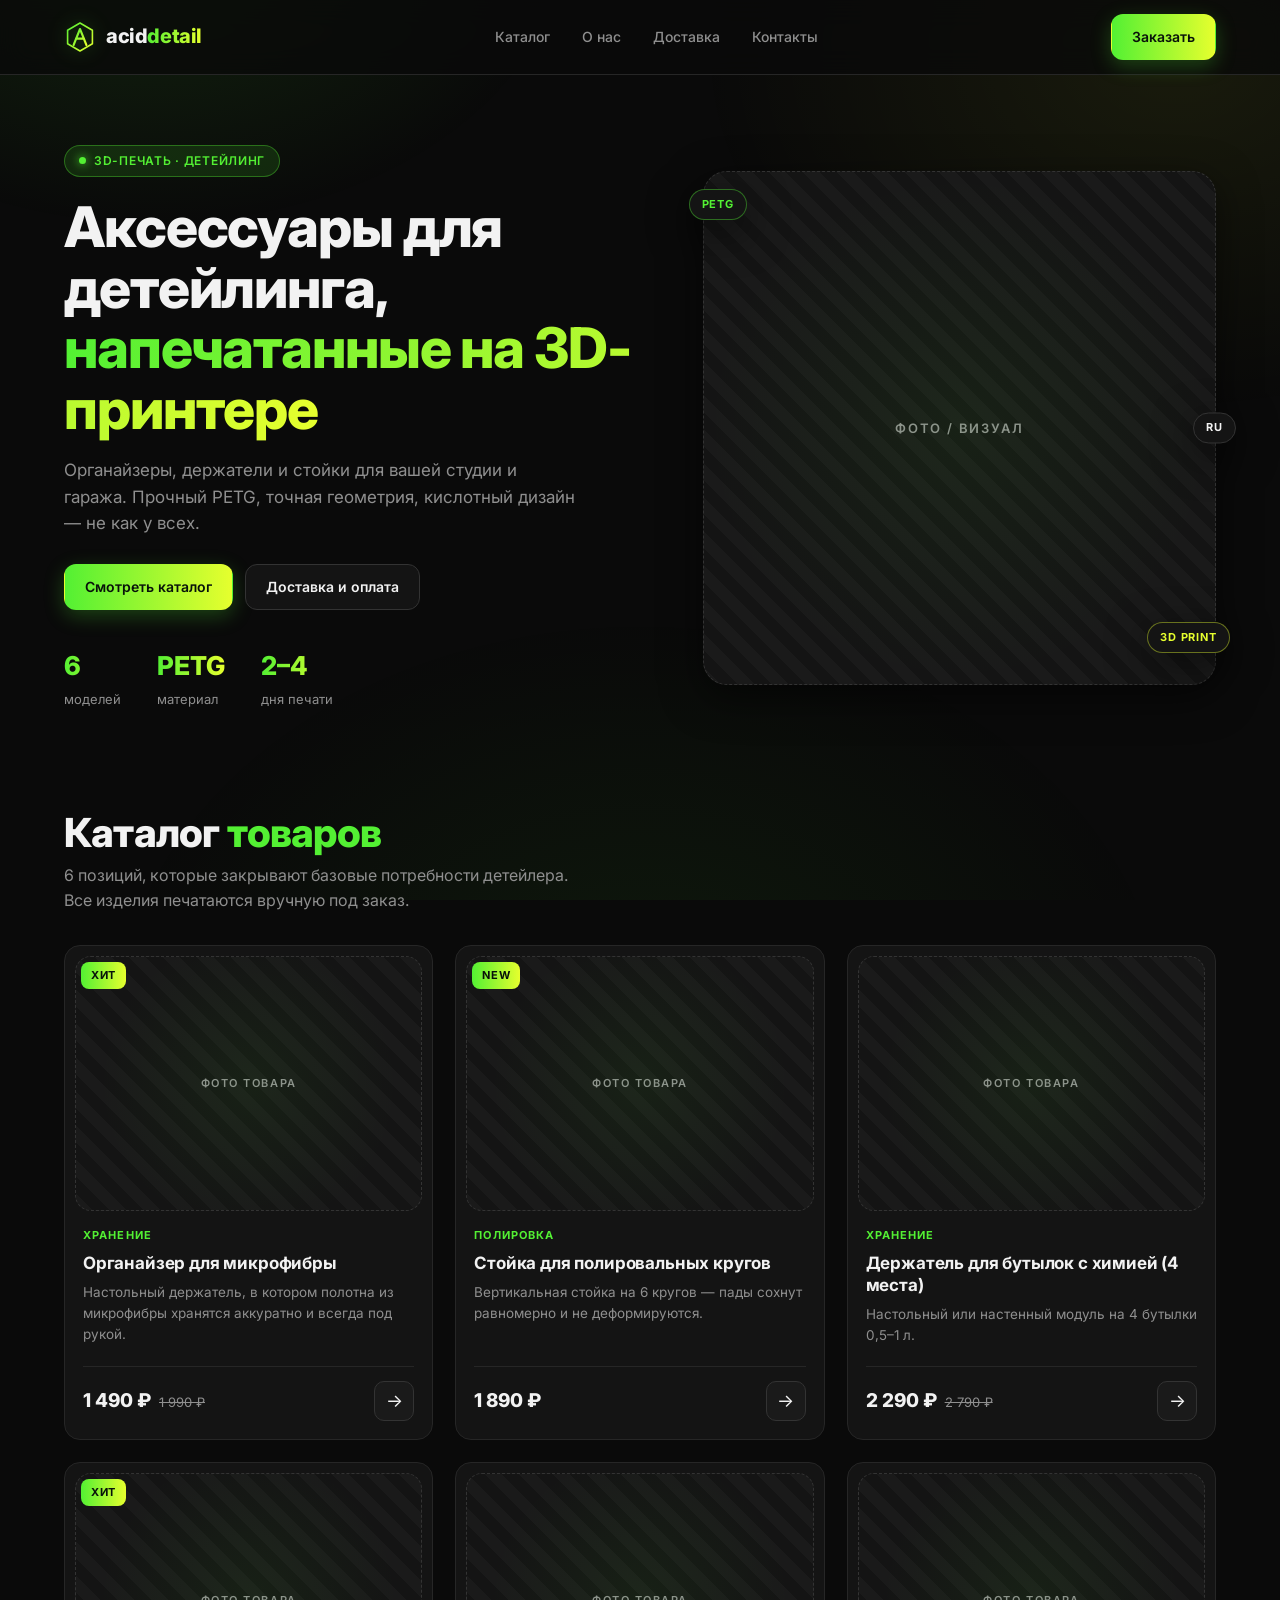
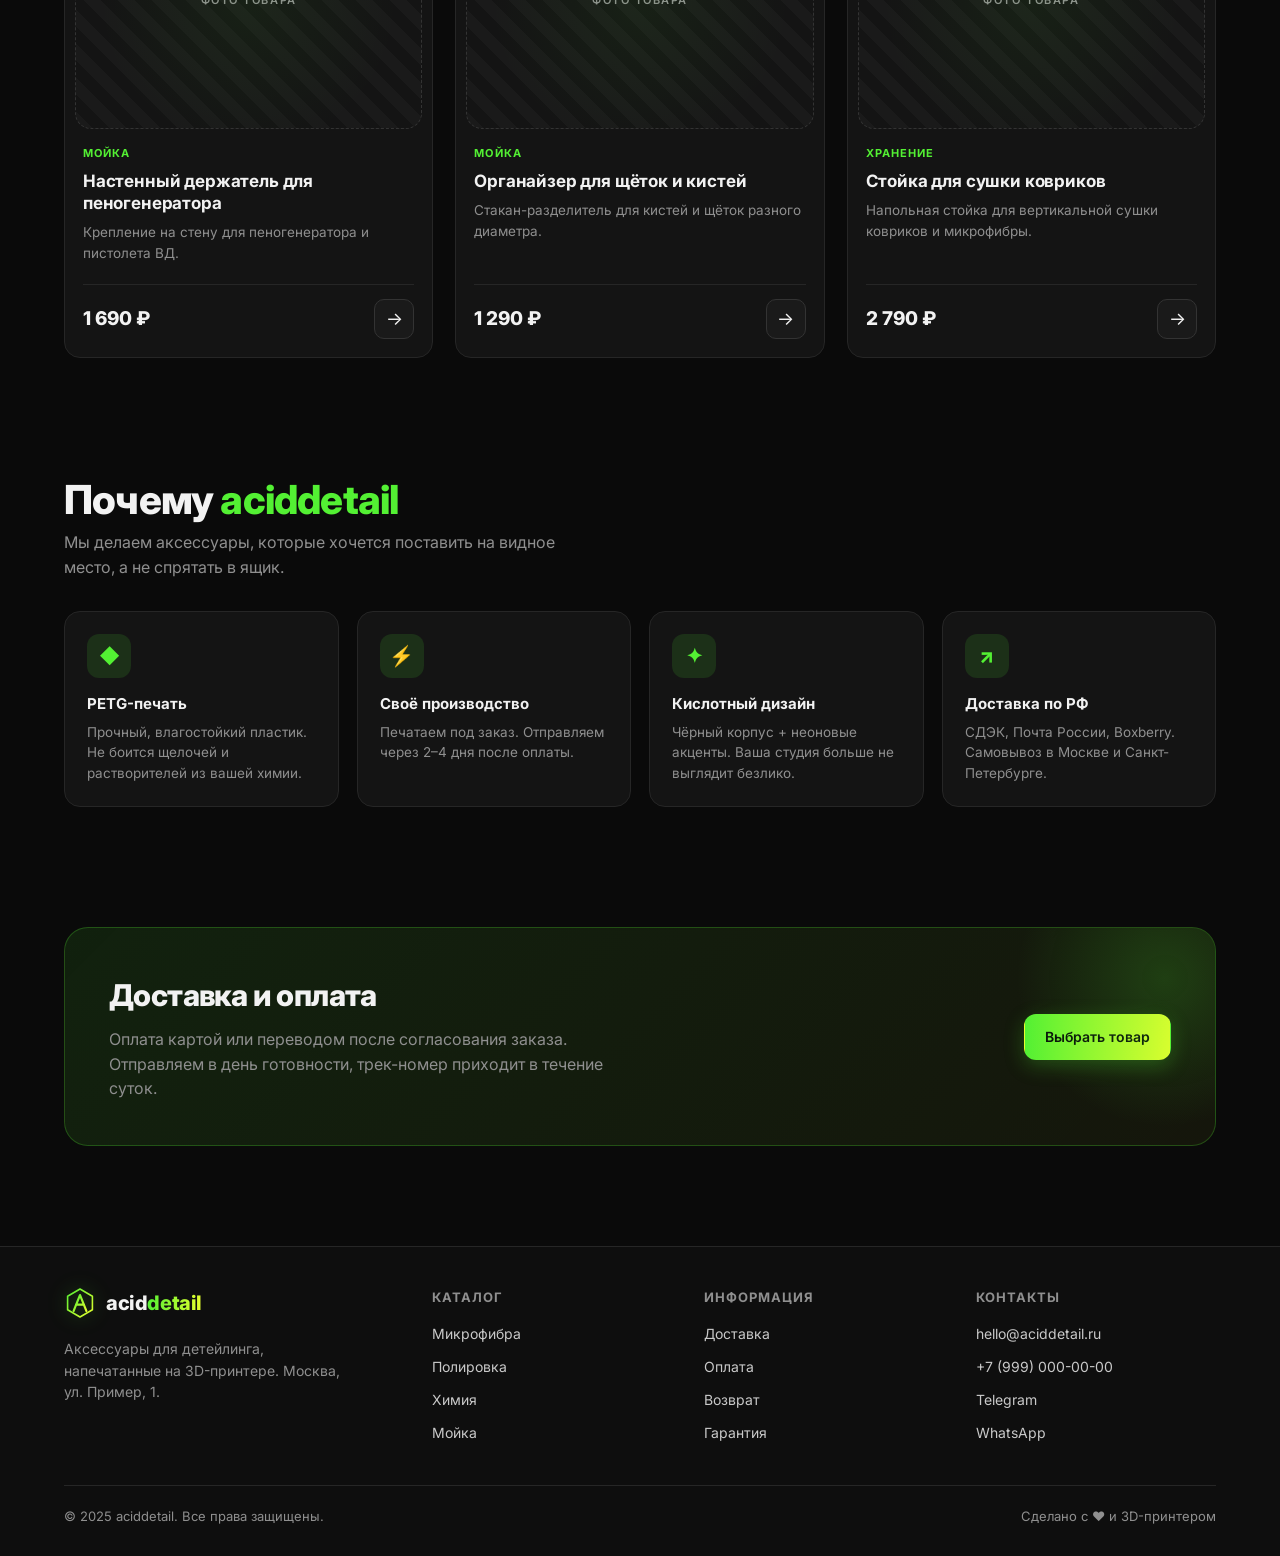
<file: index.html>
<!DOCTYPE html>
<html lang="ru">
<head>
  <meta charset="UTF-8">
  <meta name="viewport" content="width=device-width, initial-scale=1.0">
  <title>aciddetail — аксессуары для детейлинга из 3D-печати</title>
  <meta name="description" content="aciddetail — органайзеры, держатели и стойки для детейлинга, напечатанные на 3D-принтере из PETG. Кислотный дизайн, доставка по РФ.">
  <link rel="preconnect" href="https://fonts.googleapis.com">
  <link rel="preconnect" href="https://fonts.gstatic.com" crossorigin>
  <link href="https://fonts.googleapis.com/css2?family=Inter:wght@400;500;600;700;800;900&display=swap" rel="stylesheet">
  <link rel="stylesheet" href="style.css">
</head>
<body>
  <div class="bg-glow"></div>

  <!-- ============ HEADER ============ -->
  <header class="header">
    <div class="header-inner">
      <a href="index.html" class="logo">
        <svg class="logo-mark" viewBox="0 0 40 40" aria-hidden="true">
          <defs>
            <linearGradient id="lgrad" x1="0" y1="0" x2="1" y2="1">
              <stop offset="0" stop-color="#53f033"/>
              <stop offset="1" stop-color="#e6ff2e"/>
            </linearGradient>
          </defs>
          <path d="M20 2.5 L35.5 11.5 L35.5 28.5 L20 37.5 L4.5 28.5 L4.5 11.5 Z"
                fill="none" stroke="url(#lgrad)" stroke-width="2" stroke-linejoin="round"/>
          <path d="M12 30 L20 10 L28 30 M15 22 L25 22"
                fill="none" stroke="url(#lgrad)" stroke-width="2.6"
                stroke-linecap="round" stroke-linejoin="round"/>
        </svg>
        <span class="logo-text">acid<span class="logo-accent">detail</span></span>
      </a>

      <nav class="nav">
        <a href="#catalog">Каталог</a>
        <a href="#features">О нас</a>
        <a href="#delivery">Доставка</a>
        <a href="#contacts">Контакты</a>
      </nav>

      <div class="header-actions">
        <a href="#catalog" class="btn btn-primary">Заказать</a>
        <button class="burger" aria-label="Меню"><span></span></button>
      </div>
    </div>
  </header>

  <main>
    <!-- ============ HERO ============ -->
    <section class="hero">
      <div class="container hero-inner">
        <div class="hero-content">
          <span class="pill">3D-печать · детейлинг</span>
          <h1>Аксессуары для детейлинга, <span class="accent">напечатанные на 3D-принтере</span></h1>
          <p>Органайзеры, держатели и стойки для вашей студии и гаража. Прочный PETG, точная геометрия, кислотный дизайн — не как у всех.</p>
          <div class="hero-actions">
            <a href="#catalog" class="btn btn-primary">Смотреть каталог</a>
            <a href="#delivery" class="btn btn-ghost">Доставка и оплата</a>
          </div>
          <div class="hero-stats">
            <div><b>6</b><span>моделей</span></div>
            <div><b>PETG</b><span>материал</span></div>
            <div><b>2–4</b><span>дня печати</span></div>
          </div>
        </div>
        <div class="hero-visual">
          <div class="img-placeholder">Фото / визуал</div>
          <span class="float-tag tag-1">PETG</span>
          <span class="float-tag tag-2">3D print</span>
          <span class="float-tag tag-3">RU</span>
        </div>
      </div>
    </section>

    <!-- ============ CATALOG ============ -->
    <section class="section" id="catalog">
      <div class="container">
        <div class="section-head">
          <div>
            <h2 class="section-title">Каталог <span class="accent">товаров</span></h2>
            <p class="section-sub">6 позиций, которые закрывают базовые потребности детейлера. Все изделия печатаются вручную под заказ.</p>
          </div>
        </div>
        <div class="grid" id="productGrid"></div>
      </div>
    </section>

    <!-- ============ FEATURES ============ -->
    <section class="section" id="features">
      <div class="container">
        <div class="section-head">
          <div>
            <h2 class="section-title">Почему <span class="accent">aciddetail</span></h2>
            <p class="section-sub">Мы делаем аксессуары, которые хочется поставить на видное место, а не спрятать в ящик.</p>
          </div>
        </div>
        <div class="features-grid">
          <div class="feature">
            <div class="feature-icon">◆</div>
            <h3>PETG-печать</h3>
            <p>Прочный, влагостойкий пластик. Не боится щелочей и растворителей из вашей химии.</p>
          </div>
          <div class="feature">
            <div class="feature-icon">⚡</div>
            <h3>Своё производство</h3>
            <p>Печатаем под заказ. Отправляем через 2–4 дня после оплаты.</p>
          </div>
          <div class="feature">
            <div class="feature-icon">✦</div>
            <h3>Кислотный дизайн</h3>
            <p>Чёрный корпус + неоновые акценты. Ваша студия больше не выглядит безлико.</p>
          </div>
          <div class="feature">
            <div class="feature-icon">↗</div>
            <h3>Доставка по РФ</h3>
            <p>СДЭК, Почта России, Boxberry. Самовывоз в Москве и Санкт-Петербурге.</p>
          </div>
        </div>
      </div>
    </section>

    <!-- ============ DELIVERY ============ -->
    <section class="section" id="delivery">
      <div class="container">
        <div class="cta-box">
          <div>
            <h2>Доставка и оплата</h2>
            <p>Оплата картой или переводом после согласования заказа. Отправляем в день готовности, трек-номер приходит в течение суток.</p>
          </div>
          <a href="index.html#catalog" class="btn btn-primary">Выбрать товар</a>
        </div>
      </div>
    </section>
  </main>

  <!-- ============ FOOTER ============ -->
  <footer class="footer" id="contacts">
    <div class="container">
      <div class="footer-inner">
        <div class="footer-brand">
          <a href="index.html" class="logo">
            <svg class="logo-mark" viewBox="0 0 40 40" aria-hidden="true">
              <defs>
                <linearGradient id="lgrad2" x1="0" y1="0" x2="1" y2="1">
                  <stop offset="0" stop-color="#53f033"/>
                  <stop offset="1" stop-color="#e6ff2e"/>
                </linearGradient>
              </defs>
              <path d="M20 2.5 L35.5 11.5 L35.5 28.5 L20 37.5 L4.5 28.5 L4.5 11.5 Z"
                    fill="none" stroke="url(#lgrad2)" stroke-width="2" stroke-linejoin="round"/>
              <path d="M12 30 L20 10 L28 30 M15 22 L25 22"
                    fill="none" stroke="url(#lgrad2)" stroke-width="2.6"
                    stroke-linecap="round" stroke-linejoin="round"/>
            </svg>
            <span class="logo-text">acid<span class="logo-accent">detail</span></span>
          </a>
          <p>Аксессуары для детейлинга, напечатанные на 3D-принтере. Москва, ул. Пример, 1.</p>
        </div>
        <div>
          <h4>Каталог</h4>
          <ul>
            <li><a href="product.html?id=microfiber-organizer">Микрофибра</a></li>
            <li><a href="product.html?id=polishing-pad-stand">Полировка</a></li>
            <li><a href="product.html?id=chemical-bottle-holder">Химия</a></li>
            <li><a href="product.html?id=foam-cannon-mount">Мойка</a></li>
          </ul>
        </div>
        <div>
          <h4>Информация</h4>
          <ul>
            <li><a href="#delivery">Доставка</a></li>
            <li><a href="#delivery">Оплата</a></li>
            <li><a href="#">Возврат</a></li>
            <li><a href="#">Гарантия</a></li>
          </ul>
        </div>
        <div>
          <h4>Контакты</h4>
          <ul>
            <li><a href="mailto:hello@aciddetail.ru">hello@aciddetail.ru</a></li>
            <li><a href="tel:+79990000000">+7 (999) 000-00-00</a></li>
            <li><a href="#">Telegram</a></li>
            <li><a href="#">WhatsApp</a></li>
          </ul>
        </div>
      </div>
      <div class="footer-bottom">
        <span>© 2025 aciddetail. Все права защищены.</span>
        <span>Сделано с ♥ и 3D-принтером</span>
      </div>
    </div>
  </footer>

  <script src="products.js"></script>
  <script src="main.js"></script>
</body>
</html>
</file>
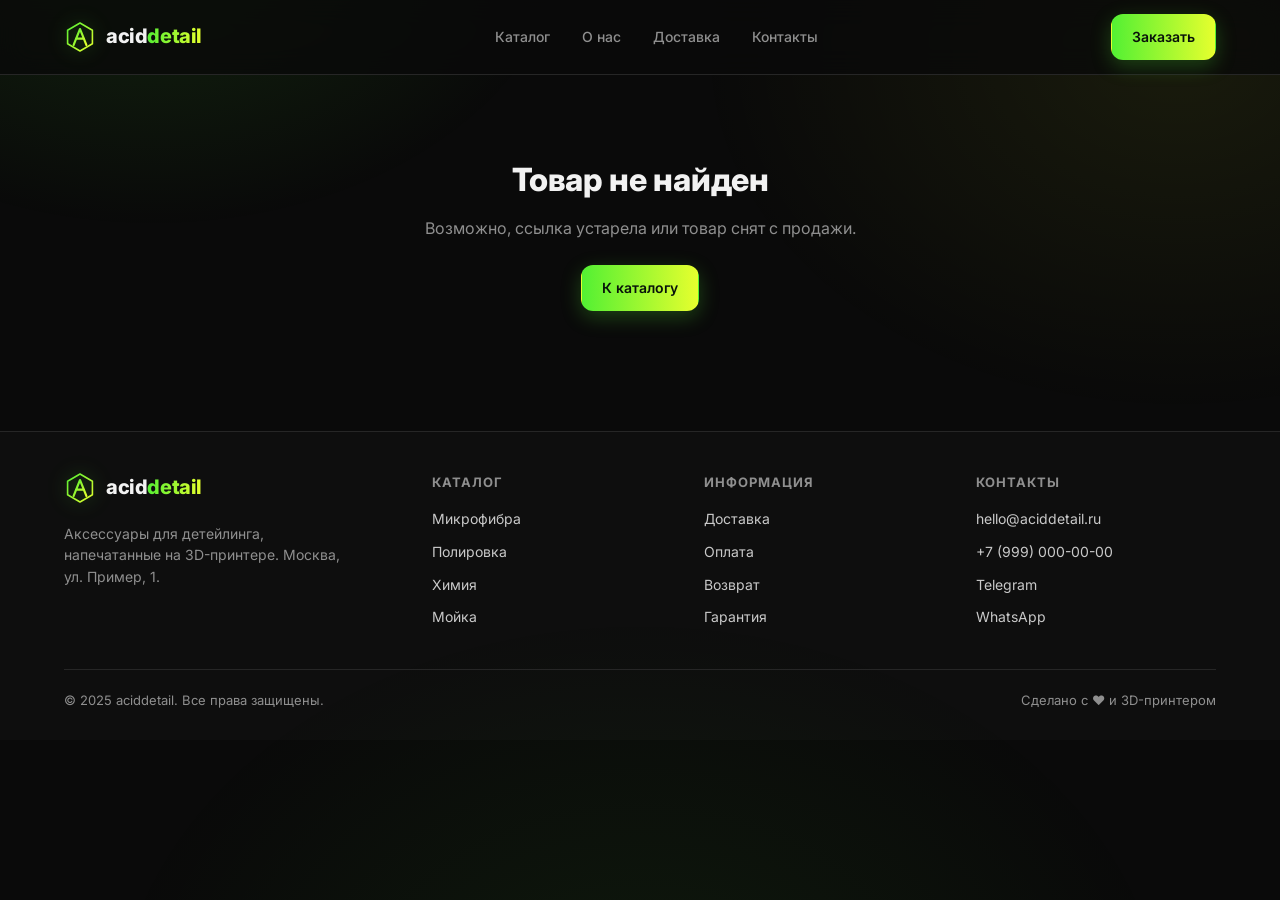
<file: product.html>
<!DOCTYPE html>
<html lang="ru">
<head>
  <meta charset="UTF-8">
  <meta name="viewport" content="width=device-width, initial-scale=1.0">
  <title>Товар — aciddetail</title>
  <meta name="description" content="Карточка товара aciddetail — аксессуары для детейлинга из 3D-печати.">
  <link rel="preconnect" href="https://fonts.googleapis.com">
  <link rel="preconnect" href="https://fonts.gstatic.com" crossorigin>
  <link href="https://fonts.googleapis.com/css2?family=Inter:wght@400;500;600;700;800;900&display=swap" rel="stylesheet">
  <link rel="stylesheet" href="style.css">
</head>
<body>
  <div class="bg-glow"></div>

  <!-- ============ HEADER ============ -->
  <header class="header">
    <div class="header-inner">
      <a href="index.html" class="logo">
        <svg class="logo-mark" viewBox="0 0 40 40" aria-hidden="true">
          <defs>
            <linearGradient id="lgrad" x1="0" y1="0" x2="1" y2="1">
              <stop offset="0" stop-color="#53f033"/>
              <stop offset="1" stop-color="#e6ff2e"/>
            </linearGradient>
          </defs>
          <path d="M20 2.5 L35.5 11.5 L35.5 28.5 L20 37.5 L4.5 28.5 L4.5 11.5 Z"
                fill="none" stroke="url(#lgrad)" stroke-width="2" stroke-linejoin="round"/>
          <path d="M12 30 L20 10 L28 30 M15 22 L25 22"
                fill="none" stroke="url(#lgrad)" stroke-width="2.6"
                stroke-linecap="round" stroke-linejoin="round"/>
        </svg>
        <span class="logo-text">acid<span class="logo-accent">detail</span></span>
      </a>

      <nav class="nav">
        <a href="index.html#catalog">Каталог</a>
        <a href="index.html#features">О нас</a>
        <a href="index.html#delivery">Доставка</a>
        <a href="index.html#contacts">Контакты</a>
      </nav>

      <div class="header-actions">
        <a href="index.html#catalog" class="btn btn-primary">Заказать</a>
        <button class="burger" aria-label="Меню"><span></span></button>
      </div>
    </div>
  </header>

  <!-- ============ PRODUCT (заполняется через main.js) ============ -->
  <main id="productPage"></main>

  <!-- ============ FOOTER ============ -->
  <footer class="footer" id="contacts">
    <div class="container">
      <div class="footer-inner">
        <div class="footer-brand">
          <a href="index.html" class="logo">
            <svg class="logo-mark" viewBox="0 0 40 40" aria-hidden="true">
              <defs>
                <linearGradient id="lgrad2" x1="0" y1="0" x2="1" y2="1">
                  <stop offset="0" stop-color="#53f033"/>
                  <stop offset="1" stop-color="#e6ff2e"/>
                </linearGradient>
              </defs>
              <path d="M20 2.5 L35.5 11.5 L35.5 28.5 L20 37.5 L4.5 28.5 L4.5 11.5 Z"
                    fill="none" stroke="url(#lgrad2)" stroke-width="2" stroke-linejoin="round"/>
              <path d="M12 30 L20 10 L28 30 M15 22 L25 22"
                    fill="none" stroke="url(#lgrad2)" stroke-width="2.6"
                    stroke-linecap="round" stroke-linejoin="round"/>
            </svg>
            <span class="logo-text">acid<span class="logo-accent">detail</span></span>
          </a>
          <p>Аксессуары для детейлинга, напечатанные на 3D-принтере. Москва, ул. Пример, 1.</p>
        </div>
        <div>
          <h4>Каталог</h4>
          <ul>
            <li><a href="product.html?id=microfiber-organizer">Микрофибра</a></li>
            <li><a href="product.html?id=polishing-pad-stand">Полировка</a></li>
            <li><a href="product.html?id=chemical-bottle-holder">Химия</a></li>
            <li><a href="product.html?id=foam-cannon-mount">Мойка</a></li>
          </ul>
        </div>
        <div>
          <h4>Информация</h4>
          <ul>
            <li><a href="index.html#delivery">Доставка</a></li>
            <li><a href="index.html#delivery">Оплата</a></li>
            <li><a href="#">Возврат</a></li>
            <li><a href="#">Гарантия</a></li>
          </ul>
        </div>
        <div>
          <h4>Контакты</h4>
          <ul>
            <li><a href="mailto:hello@aciddetail.ru">hello@aciddetail.ru</a></li>
            <li><a href="tel:+79990000000">+7 (999) 000-00-00</a></li>
            <li><a href="#">Telegram</a></li>
            <li><a href="#">WhatsApp</a></li>
          </ul>
        </div>
      </div>
      <div class="footer-bottom">
        <span>© 2025 aciddetail. Все права защищены.</span>
        <span>Сделано с ♥ и 3D-принтером</span>
      </div>
    </div>
  </footer>

  <script src="products.js"></script>
  <script src="main.js"></script>
</body>
</html>
</file>
<file: style.css>
/* ================= RESET ================= */
*,*::before,*::after{box-sizing:border-box;margin:0;padding:0}
html{scroll-behavior:smooth}
img,svg{display:block;max-width:100%}
a{color:inherit;text-decoration:none}
button{font:inherit;color:inherit;background:none;border:0;cursor:pointer}
ul{list-style:none}
section[id]{scroll-margin-top:90px}

:root{
  --bg:#0a0a0a;
  --bg-2:#0e0e0e;
  --card:#141414;
  --card-2:#1a1a1a;
  --border:#262626;
  --border-2:#333;
  --text:#f2f2f2;
  --muted:#8f8f8f;
  --accent:#53f033;
  --accent-2:#e6ff2e;
  --accent-soft:rgba(83,240,51,.12);
  --radius:16px;
  --radius-sm:10px;
  --shadow:0 12px 40px rgba(0,0,0,.55);
  --font:'Inter',-apple-system,BlinkMacSystemFont,'Segoe UI',Roboto,sans-serif;
}

body{
  font-family:var(--font);
  background:var(--bg);
  color:var(--text);
  line-height:1.55;
  -webkit-font-smoothing:antialiased;
  min-height:100vh;
  overflow-x:hidden;
}

.bg-glow{position:fixed;inset:0;pointer-events:none;z-index:0;background:
  radial-gradient(700px 500px at 12% -8%,rgba(83,240,51,.12),transparent 60%),
  radial-gradient(800px 600px at 92% 6%,rgba(230,255,46,.07),transparent 60%),
  radial-gradient(900px 700px at 50% 115%,rgba(83,240,51,.07),transparent 60%)}

.container{width:100%;max-width:1200px;margin:0 auto;padding:0 24px;position:relative;z-index:1}

/* ================= HEADER ================= */
.header{position:sticky;top:0;z-index:100;background:rgba(10,10,10,.78);backdrop-filter:blur(14px);-webkit-backdrop-filter:blur(14px);border-bottom:1px solid var(--border)}
.header-inner{max-width:1200px;margin:0 auto;padding:14px 24px;display:flex;align-items:center;justify-content:space-between;gap:20px;position:relative}

.logo{display:inline-flex;align-items:center;gap:10px;font-weight:800;letter-spacing:-.02em;font-size:20px}
.logo-mark{width:32px;height:32px;flex:none;filter:drop-shadow(0 0 10px rgba(83,240,51,.35))}
.logo-text{white-space:nowrap}
.logo-accent{background:linear-gradient(90deg,var(--accent),var(--accent-2));-webkit-background-clip:text;background-clip:text;color:transparent}

.nav{display:flex;align-items:center;gap:4px}
.nav a{padding:10px 14px;border-radius:10px;color:var(--muted);font-weight:500;font-size:14px;transition:.2s}
.nav a:hover{color:var(--text);background:var(--card)}

.header-actions{display:flex;align-items:center;gap:10px}

/* ================= BUTTONS ================= */
.btn{padding:11px 20px;border-radius:12px;font-weight:600;font-size:14px;display:inline-flex;align-items:center;gap:8px;transition:.2s;cursor:pointer;white-space:nowrap;border:1px solid transparent;justify-content:center}
.btn-primary{background:linear-gradient(90deg,var(--accent),var(--accent-2));color:#08120a;box-shadow:0 6px 20px rgba(83,240,51,.25)}
.btn-primary:hover{filter:brightness(1.08);box-shadow:0 8px 26px rgba(83,240,51,.4);transform:translateY(-1px)}
.btn-ghost{background:var(--card);color:var(--text);border-color:var(--border-2)}
.btn-ghost:hover{border-color:var(--accent);color:var(--accent)}

.burger{display:none;width:42px;height:42px;border-radius:10px;border:1px solid var(--border-2);background:var(--card);align-items:center;justify-content:center;cursor:pointer}
.burger span{position:relative;width:18px;height:2px;background:var(--text);border-radius:2px;transition:.25s}
.burger span::before,.burger span::after{content:"";position:absolute;left:0;width:18px;height:2px;background:var(--text);border-radius:2px;transition:.25s}
.burger span::before{top:-6px}
.burger span::after{top:6px}

/* ================= HERO ================= */
.hero{padding:70px 0 40px}
.hero-inner{display:grid;grid-template-columns:1.15fr 1fr;gap:48px;align-items:center}
.pill{display:inline-flex;align-items:center;gap:8px;padding:6px 14px;border-radius:999px;background:var(--accent-soft);border:1px solid rgba(83,240,51,.35);color:var(--accent);font-size:12px;font-weight:600;letter-spacing:.06em;text-transform:uppercase;margin-bottom:20px}
.pill::before{content:"";width:7px;height:7px;border-radius:50%;background:var(--accent);box-shadow:0 0 10px var(--accent)}
.hero h1{font-size:clamp(32px,4.8vw,56px);font-weight:800;line-height:1.08;letter-spacing:-.02em;margin-bottom:18px}
.hero h1 .accent{background:linear-gradient(90deg,var(--accent),var(--accent-2));-webkit-background-clip:text;background-clip:text;color:transparent}
.hero p{color:var(--muted);font-size:17px;max-width:520px;margin-bottom:28px}
.hero-actions{display:flex;flex-wrap:wrap;gap:12px;margin-bottom:36px}
.hero-stats{display:flex;gap:36px;flex-wrap:wrap}
.hero-stats b{display:block;font-size:26px;font-weight:800;background:linear-gradient(90deg,var(--accent),var(--accent-2));-webkit-background-clip:text;background-clip:text;color:transparent}
.hero-stats span{font-size:13px;color:var(--muted)}
.hero-visual{position:relative;aspect-ratio:1/1;max-width:520px;justify-self:end;width:100%}
.float-tag{position:absolute;padding:6px 12px;border-radius:999px;background:var(--card);border:1px solid var(--border-2);font-size:11px;font-weight:700;letter-spacing:.08em;text-transform:uppercase;color:var(--text);box-shadow:var(--shadow);z-index:2}
.tag-1{top:18px;left:-14px;color:var(--accent);border-color:rgba(83,240,51,.4)}
.tag-2{bottom:32px;right:-14px;color:var(--accent-2);border-color:rgba(230,255,46,.4)}
.tag-3{top:50%;right:-20px;transform:translateY(-50%)}

/* ================= IMAGE PLACEHOLDERS ================= */
.img-placeholder{
  position:relative;width:100%;height:100%;
  background:repeating-linear-gradient(45deg,var(--card-2) 0 12px,var(--card) 12px 24px);
  border:1px dashed var(--border-2);border-radius:var(--radius);
  display:flex;align-items:center;justify-content:center;text-align:center;
  padding:20px;color:var(--muted);font-size:13px;font-weight:600;
  letter-spacing:.14em;text-transform:uppercase;overflow:hidden;
}
.img-placeholder::before{content:"";position:absolute;inset:0;background:radial-gradient(circle at 50% 50%,rgba(83,240,51,.06),transparent 70%);pointer-events:none}
.hero-visual .img-placeholder{border-radius:24px;box-shadow:var(--shadow)}
.product-img{width:100%;height:100%;object-fit:cover;display:block}

/* ================= SECTIONS ================= */
.section{padding:60px 0}
.section-head{display:flex;align-items:flex-end;justify-content:space-between;gap:20px;margin-bottom:32px;flex-wrap:wrap}
.section-title{font-size:clamp(26px,3.4vw,40px);font-weight:800;letter-spacing:-.02em;line-height:1.1}
.section-title .accent{color:var(--accent)}
.section-sub{color:var(--muted);max-width:520px;margin-top:8px}

/* ================= CATALOG ================= */
.grid{display:grid;grid-template-columns:repeat(3,minmax(0,1fr));gap:22px}

.card{
  display:flex;flex-direction:column;background:var(--card);
  border:1px solid var(--border);border-radius:var(--radius);
  overflow:hidden;transition:.25s ease;position:relative;
}
.card:hover{transform:translateY(-4px);border-color:rgba(83,240,51,.4);box-shadow:0 20px 50px rgba(0,0,0,.5),0 0 30px rgba(83,240,51,.08)}

.card-img{position:relative;aspect-ratio:4/3;padding:10px}
.card-img .img-placeholder{font-size:11px}
.badge{position:absolute;top:16px;left:16px;padding:5px 10px;border-radius:8px;font-size:11px;font-weight:700;letter-spacing:.06em;text-transform:uppercase;background:linear-gradient(90deg,var(--accent),var(--accent-2));color:#08120a;z-index:1}
.badge.sale{background:var(--accent-2)}

.card-body{padding:6px 18px 18px;display:flex;flex-direction:column;flex:1;gap:8px}
.card-cat{font-size:11px;font-weight:700;letter-spacing:.1em;text-transform:uppercase;color:var(--accent)}
.card-title{font-size:17px;font-weight:700;letter-spacing:-.01em;line-height:1.3}
.card-short{font-size:13.5px;color:var(--muted);flex:1}
.card-foot{display:flex;align-items:center;justify-content:space-between;gap:12px;margin-top:12px;padding-top:14px;border-top:1px solid var(--border)}
.price{display:flex;align-items:baseline;gap:8px;flex-wrap:wrap}
.price-now{font-size:19px;font-weight:800;color:var(--text)}
.price-old{font-size:13px;color:var(--muted);text-decoration:line-through}
.card-arrow{width:40px;height:40px;border-radius:10px;background:var(--card-2);border:1px solid var(--border-2);display:grid;place-items:center;font-size:18px;color:var(--text);transition:.2s}
.card:hover .card-arrow{background:linear-gradient(90deg,var(--accent),var(--accent-2));color:#08120a;border-color:transparent;transform:translateX(2px)}

/* ================= FEATURES ================= */
.features-grid{display:grid;grid-template-columns:repeat(4,minmax(0,1fr));gap:18px}
.feature{background:var(--card);border:1px solid var(--border);border-radius:var(--radius);padding:22px;transition:.2s}
.feature:hover{border-color:rgba(83,240,51,.35)}
.feature-icon{width:44px;height:44px;border-radius:12px;background:var(--accent-soft);display:grid;place-items:center;margin-bottom:14px;color:var(--accent);font-size:20px;font-weight:800}
.feature h3{font-size:15px;font-weight:700;margin-bottom:6px}
.feature p{font-size:13.5px;color:var(--muted)}

/* ================= CTA ================= */
.cta-box{
  background:linear-gradient(135deg,rgba(83,240,51,.10),rgba(230,255,46,.05));
  border:1px solid rgba(83,240,51,.25);border-radius:24px;padding:44px;
  display:flex;align-items:center;justify-content:space-between;gap:24px;flex-wrap:wrap;
  position:relative;overflow:hidden;
}
.cta-box::before{content:"";position:absolute;top:-100px;right:-100px;width:300px;height:300px;border-radius:50%;background:radial-gradient(circle,rgba(83,240,51,.18),transparent 70%);pointer-events:none}
.cta-box h2{font-size:clamp(22px,2.6vw,30px);font-weight:800;letter-spacing:-.02em;margin-bottom:8px}
.cta-box p{color:var(--muted);max-width:520px}

/* ================= FOOTER ================= */
.footer{border-top:1px solid var(--border);padding:40px 0 30px;margin-top:40px;background:var(--bg-2)}
.footer-inner{display:grid;grid-template-columns:1.4fr 1fr 1fr 1fr;gap:32px;align-items:start}
.footer-brand p{color:var(--muted);font-size:14px;margin-top:12px;max-width:280px}
.footer h4{font-size:13px;font-weight:700;letter-spacing:.08em;text-transform:uppercase;color:var(--muted);margin-bottom:14px}
.footer ul li{margin-bottom:8px}
.footer ul a{font-size:14px;color:#c9c9c9;transition:.2s}
.footer ul a:hover{color:var(--accent)}
.footer-bottom{margin-top:32px;padding-top:20px;border-top:1px solid var(--border);display:flex;justify-content:space-between;gap:12px;flex-wrap:wrap;font-size:13px;color:var(--muted)}

/* ================= PRODUCT PAGE ================= */
.breadcrumbs{display:flex;gap:8px;font-size:13px;color:var(--muted);padding:24px 0 8px;flex-wrap:wrap}
.breadcrumbs a{color:var(--muted);transition:.2s}
.breadcrumbs a:hover{color:var(--accent)}
.breadcrumbs span{color:var(--text)}

.product-layout{display:grid;grid-template-columns:1.1fr 1fr;gap:48px;padding:20px 0 60px;align-items:start}
.product-gallery{display:flex;flex-direction:column;gap:14px}
.gallery-main{aspect-ratio:1/1;border-radius:20px;overflow:hidden}
.gallery-thumbs{display:grid;grid-template-columns:repeat(4,1fr);gap:10px}
.gallery-thumbs .img-placeholder{aspect-ratio:1/1;border-radius:12px;font-size:9px;padding:6px;letter-spacing:.06em}
.thumb{cursor:pointer;border:1px solid var(--border);border-radius:12px;overflow:hidden;transition:.2s;background:transparent;padding:0}
.thumb.active{border-color:var(--accent)}
.thumb:hover{border-color:var(--border-2)}
.thumb .img-placeholder{border-radius:11px;border:none}

.product-info{display:flex;flex-direction:column;gap:18px}
.product-cat{font-size:12px;font-weight:700;letter-spacing:.12em;text-transform:uppercase;color:var(--accent)}
.product-info h1{font-size:clamp(26px,3.4vw,40px);font-weight:800;letter-spacing:-.02em;line-height:1.1}
.product-price{display:flex;align-items:baseline;gap:14px;flex-wrap:wrap;padding:16px 0;border-top:1px solid var(--border);border-bottom:1px solid var(--border)}
.product-price .price-now{font-size:34px;font-weight:800;background:linear-gradient(90deg,var(--accent),var(--accent-2));-webkit-background-clip:text;background-clip:text;color:transparent}
.product-price .price-old{font-size:16px}
.product-desc{color:#cfcfcf;font-size:15px}
.features-list{display:flex;flex-direction:column;gap:10px}
.features-list li{display:flex;gap:10px;align-items:flex-start;font-size:14.5px;color:#d6d6d6}
.features-list li::before{content:"✓";flex:none;width:20px;height:20px;border-radius:6px;background:var(--accent-soft);color:var(--accent);font-weight:800;font-size:12px;display:grid;place-items:center;margin-top:1px}

.product-actions{display:flex;gap:12px;flex-wrap:wrap;padding-top:6px}
.product-actions .btn{flex:1;justify-content:center;min-width:180px;padding:14px 22px;font-size:15px}
.product-meta{display:grid;grid-template-columns:repeat(3,1fr);gap:10px;margin-top:6px}
.meta-item{background:var(--card);border:1px solid var(--border);border-radius:12px;padding:12px;text-align:center}
.meta-item b{display:block;font-size:14px;color:var(--text)}
.meta-item span{font-size:11.5px;color:var(--muted)}

.specs-block{padding:40px 0 80px}
.specs-table{width:100%;border-collapse:collapse;background:var(--card);border:1px solid var(--border);border-radius:16px;overflow:hidden}
.specs-table th,.specs-table td{padding:14px 20px;text-align:left;font-size:14px;border-bottom:1px solid var(--border)}
.specs-table tr:last-child td{border-bottom:none}
.specs-table th{color:var(--muted);font-weight:500;width:40%}
.specs-table td{color:var(--text);font-weight:600}

/* ================= TOAST ================= */
.toast{position:fixed;left:50%;bottom:30px;transform:translate(-50%,40px);padding:14px 22px;background:var(--card);border:1px solid var(--accent);border-radius:12px;color:var(--text);font-weight:600;font-size:14px;box-shadow:0 20px 50px rgba(0,0,0,.6),0 0 20px rgba(83,240,51,.2);opacity:0;pointer-events:none;transition:.3s;z-index:200;max-width:90vw;text-align:center}
.toast.show{opacity:1;transform:translate(-50%,0)}

/* ================= RESPONSIVE ================= */
@media (max-width:1024px){
  .grid{grid-template-columns:repeat(2,minmax(0,1fr))}
  .features-grid{grid-template-columns:repeat(2,minmax(0,1fr))}
  .hero-inner{grid-template-columns:1fr;gap:36px}
  .hero-visual{max-width:100%;justify-self:center;aspect-ratio:16/12;margin-top:20px}
  .footer-inner{grid-template-columns:1fr 1fr;gap:28px}
  .product-layout{grid-template-columns:1fr;gap:32px}
  .product-gallery{max-width:600px;margin:0 auto;width:100%}
}

@media (max-width:780px){
  .nav{display:none}
  .nav.open{display:flex;position:absolute;top:calc(100% + 1px);left:0;right:0;flex-direction:column;background:var(--bg);border-bottom:1px solid var(--border);padding:12px 18px 16px;gap:4px;box-shadow:var(--shadow)}
  .nav.open a{padding:12px 14px;width:100%}
  .header-actions .btn{display:none}
  .burger{display:inline-flex}
  .header-inner{padding:12px 20px}
  .container{padding:0 18px}
  .hero{padding:44px 0 20px}
  .section{padding:40px 0}
  .grid{grid-template-columns:1fr;gap:16px}
  .features-grid{grid-template-columns:1fr}
  .cta-box{padding:28px}
  .footer-inner{grid-template-columns:1fr 1fr}
  .specs-table th,.specs-table td{padding:12px 14px;font-size:13px}
  .gallery-thumbs{grid-template-columns:repeat(4,1fr)}
  .product-actions .btn{width:100%;min-width:0}
  .tag-1{left:6px}
  .tag-2{right:6px}
  .tag-3{right:6px}
}

@media (max-width:480px){
  .hero-stats{gap:22px}
  .footer-inner{grid-template-columns:1fr}
  .product-meta{grid-template-columns:1fr 1fr}
  .price-now{font-size:18px}
  .product-price .price-now{font-size:28px}
}
</file>
